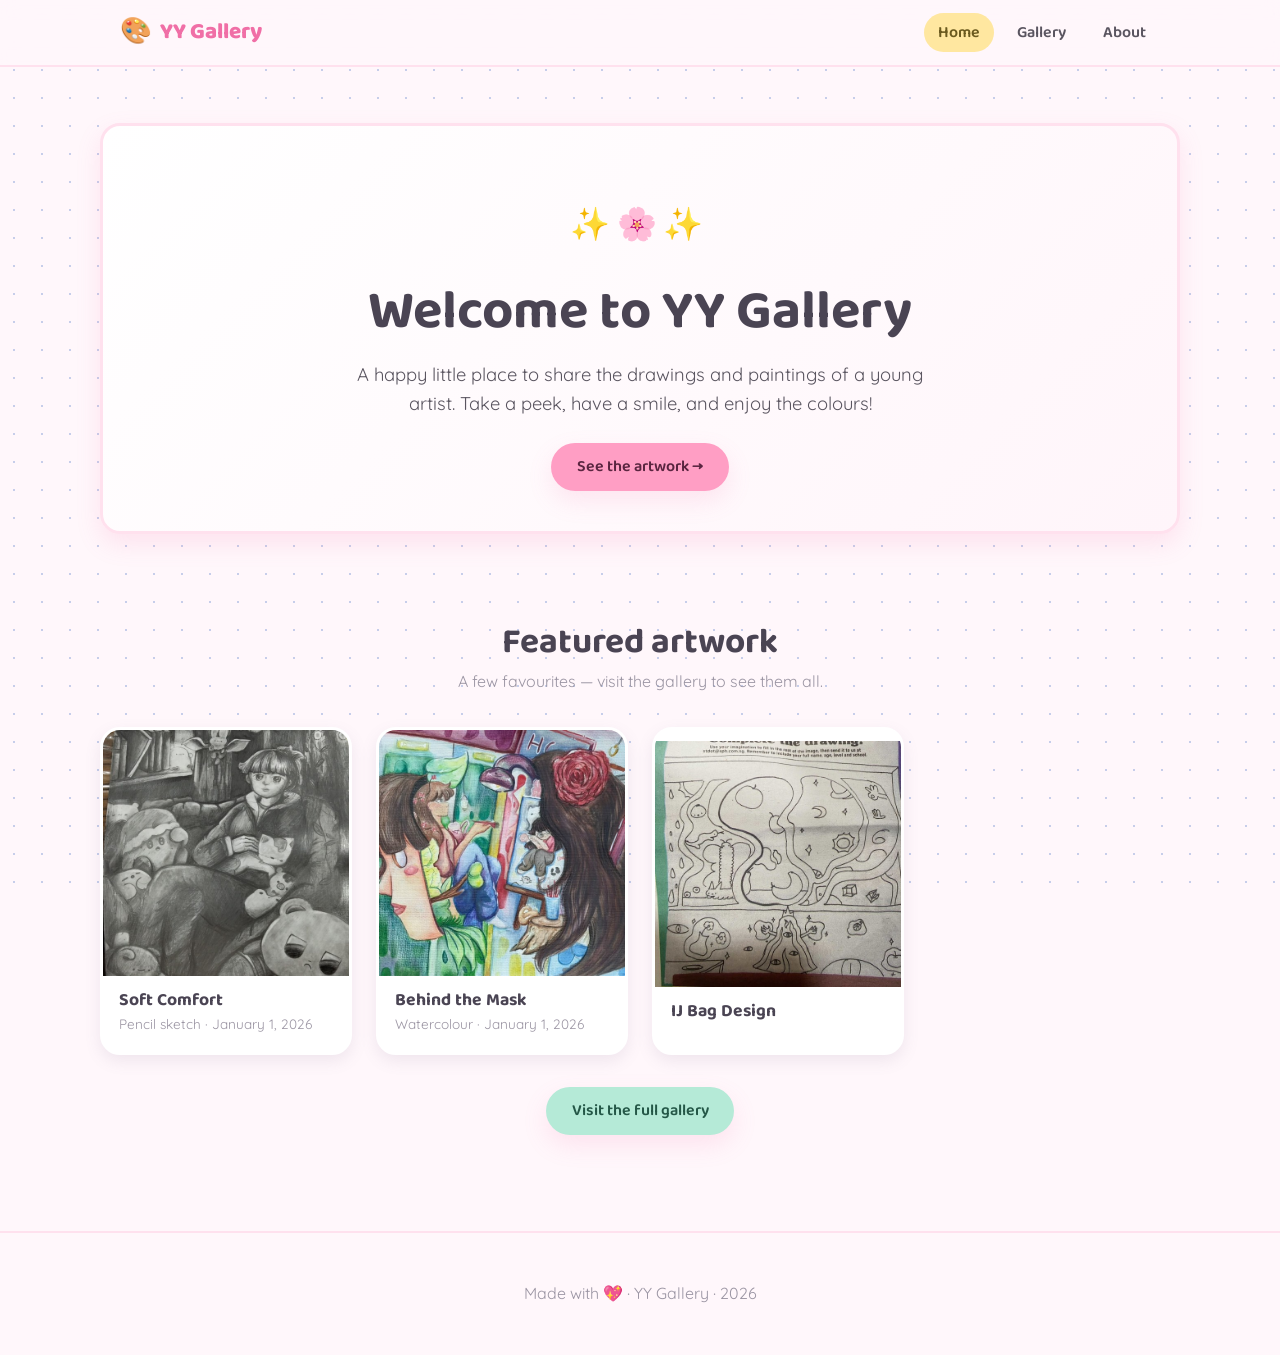
<file: index.html>
<!DOCTYPE html>
<html lang="en">
<head>
  <meta charset="utf-8" />
  <meta name="viewport" content="width=device-width, initial-scale=1" />
  <title>YY Gallery · Little Artist's Art</title>
  <meta name="description" content="A cheerful gallery of artwork by a young artist." />

  <!-- Social / link preview -->
  <meta property="og:title" content="YY Gallery" />
  <meta property="og:description" content="A cheerful gallery of artwork by a young artist." />
  <meta property="og:type" content="website" />

  <link rel="icon" type="image/jpeg" href="assets/images/site/favicon.jpg" />
  <link rel="preconnect" href="https://fonts.googleapis.com" />
  <link rel="preconnect" href="https://fonts.gstatic.com" crossorigin />
  <link rel="stylesheet"
        href="https://fonts.googleapis.com/css2?family=Baloo+2:wght@500;600;700;800&family=Quicksand:wght@400;500;600&display=swap" />
  <link rel="stylesheet" href="assets/css/style.css" />

  <script src="assets/js/main.js" defer></script>
  <script src="assets/js/gallery.js" defer></script>
</head>
<body>
  <header class="site-header">
    <div class="container">
      <a class="brand" href="index.html">
        <span class="brand-mark" aria-hidden="true">🎨</span>
        <span class="brand-name">YY Gallery</span>
      </a>
      <nav class="site-nav" aria-label="Main">
        <button class="nav-toggle" type="button" aria-expanded="false" aria-controls="nav-list">Menu</button>
        <ul class="nav-list" id="nav-list">
          <li><a href="index.html" aria-current="page">Home</a></li>
          <li><a href="gallery.html">Gallery</a></li>
          <li><a href="about.html">About</a></li>
        </ul>
      </nav>
    </div>
  </header>

  <main>
    <!-- Hero -->
    <section class="container hero">
      <div class="hero-card">
        <p class="sparkles" aria-hidden="true">✨🌸✨</p>
        <h1>Welcome to YY&nbsp;Gallery</h1>
        <p class="lead">
          A happy little place to share the drawings and paintings of a young artist.
          Take a peek, have a smile, and enjoy the colours!
        </p>
        <a class="btn" href="gallery.html">See the artwork →</a>
      </div>
    </section>

    <!-- Featured artworks -->
    <section class="container section">
      <h2 class="section-title">Featured artwork</h2>
      <p class="section-subtitle">A few favourites — visit the gallery to see them all.</p>
      <div class="gallery-grid"
           data-gallery
           data-limit="3"
           data-featured="soft-comfort,behind-the-mask,ij-bag-design"
           data-src="data/artworks.json"></div>
      <p class="text-center" style="margin-top:2rem;">
        <a class="btn btn--soft" href="gallery.html">Visit the full gallery</a>
      </p>
    </section>
  </main>

  <footer class="site-footer">
    <div class="container">
      <p>Made with <span class="heart" aria-hidden="true">💖</span> · YY Gallery · <span id="year"></span></p>
    </div>
  </footer>
</body>
</html>
</file>
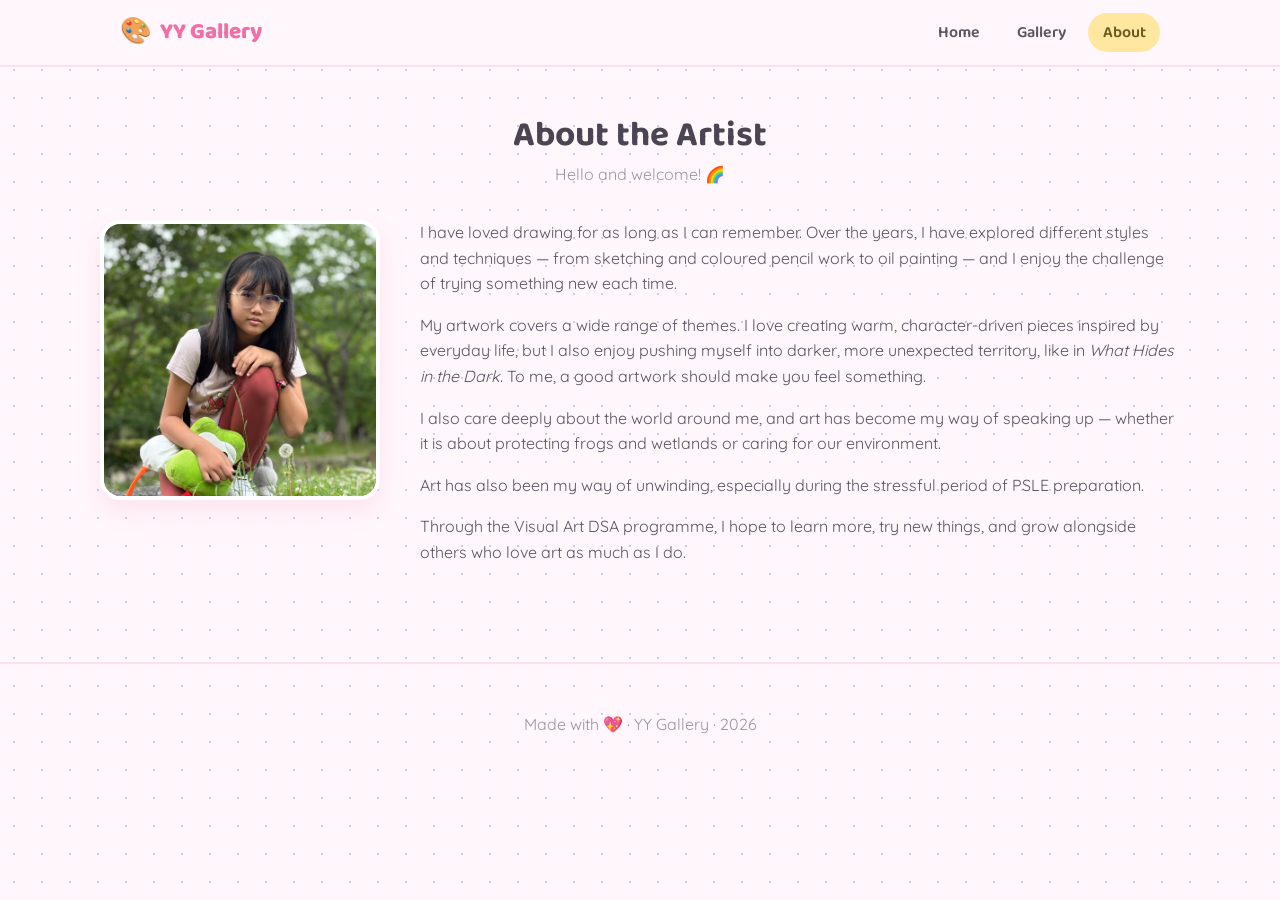
<file: about.html>
<!DOCTYPE html>
<html lang="en">
<head>
  <meta charset="utf-8" />
  <meta name="viewport" content="width=device-width, initial-scale=1" />
  <title>About · YY Gallery</title>
  <meta name="description" content="Meet the young artist behind YY Gallery." />

  <meta property="og:title" content="About · YY Gallery" />
  <meta property="og:description" content="Meet the young artist behind YY Gallery." />
  <meta property="og:type" content="website" />

  <link rel="icon" type="image/jpeg" href="assets/images/site/favicon.jpg" />
  <link rel="preconnect" href="https://fonts.googleapis.com" />
  <link rel="preconnect" href="https://fonts.gstatic.com" crossorigin />
  <link rel="stylesheet"
        href="https://fonts.googleapis.com/css2?family=Baloo+2:wght@500;600;700;800&family=Quicksand:wght@400;500;600&display=swap" />
  <link rel="stylesheet" href="assets/css/style.css" />

  <script src="assets/js/main.js" defer></script>
</head>
<body>
  <header class="site-header">
    <div class="container">
      <a class="brand" href="index.html">
        <span class="brand-mark" aria-hidden="true">🎨</span>
        <span class="brand-name">YY Gallery</span>
      </a>
      <nav class="site-nav" aria-label="Main">
        <button class="nav-toggle" type="button" aria-expanded="false" aria-controls="nav-list">Menu</button>
        <ul class="nav-list" id="nav-list">
          <li><a href="index.html">Home</a></li>
          <li><a href="gallery.html">Gallery</a></li>
          <li><a href="about.html" aria-current="page">About</a></li>
        </ul>
      </nav>
    </div>
  </header>

  <main>
    <section class="container section">
      <h1 class="section-title">About the Artist</h1>
      <p class="section-subtitle">Hello and welcome! 🌈</p>

      <div class="about-grid">
        <img class="about-photo"
             src="assets/images/site/artist_photo.jpg"
             alt="Portrait photo of the artist." />
        <div class="about-text">
          <p>
            I have loved drawing for as long as I can remember. Over the years, I
            have explored different styles and techniques — from sketching and
            coloured pencil work to oil painting — and I enjoy the challenge of
            trying something new each time.
          </p>
          <p>
            My artwork covers a wide range of themes. I love creating warm,
            character-driven pieces inspired by everyday life, but I also enjoy
            pushing myself into darker, more unexpected territory, like in
            <em>What Hides in the Dark</em>. To me, a good artwork should make you
            feel something.
          </p>
          <p>
            I also care deeply about the world around me, and art has become my way
            of speaking up — whether it is about protecting frogs and wetlands or
            caring for our environment.
          </p>
          <p>
            Art has also been my way of unwinding, especially during the stressful
            period of PSLE preparation.
          </p>
          <p>
            Through the Visual Art DSA programme, I hope to learn more, try new
            things, and grow alongside others who love art as much as I do.
          </p>
        </div>
      </div>
    </section>
  </main>

  <footer class="site-footer">
    <div class="container">
      <p>Made with <span class="heart" aria-hidden="true">💖</span> · YY Gallery · <span id="year"></span></p>
    </div>
  </footer>
</body>
</html>
</file>
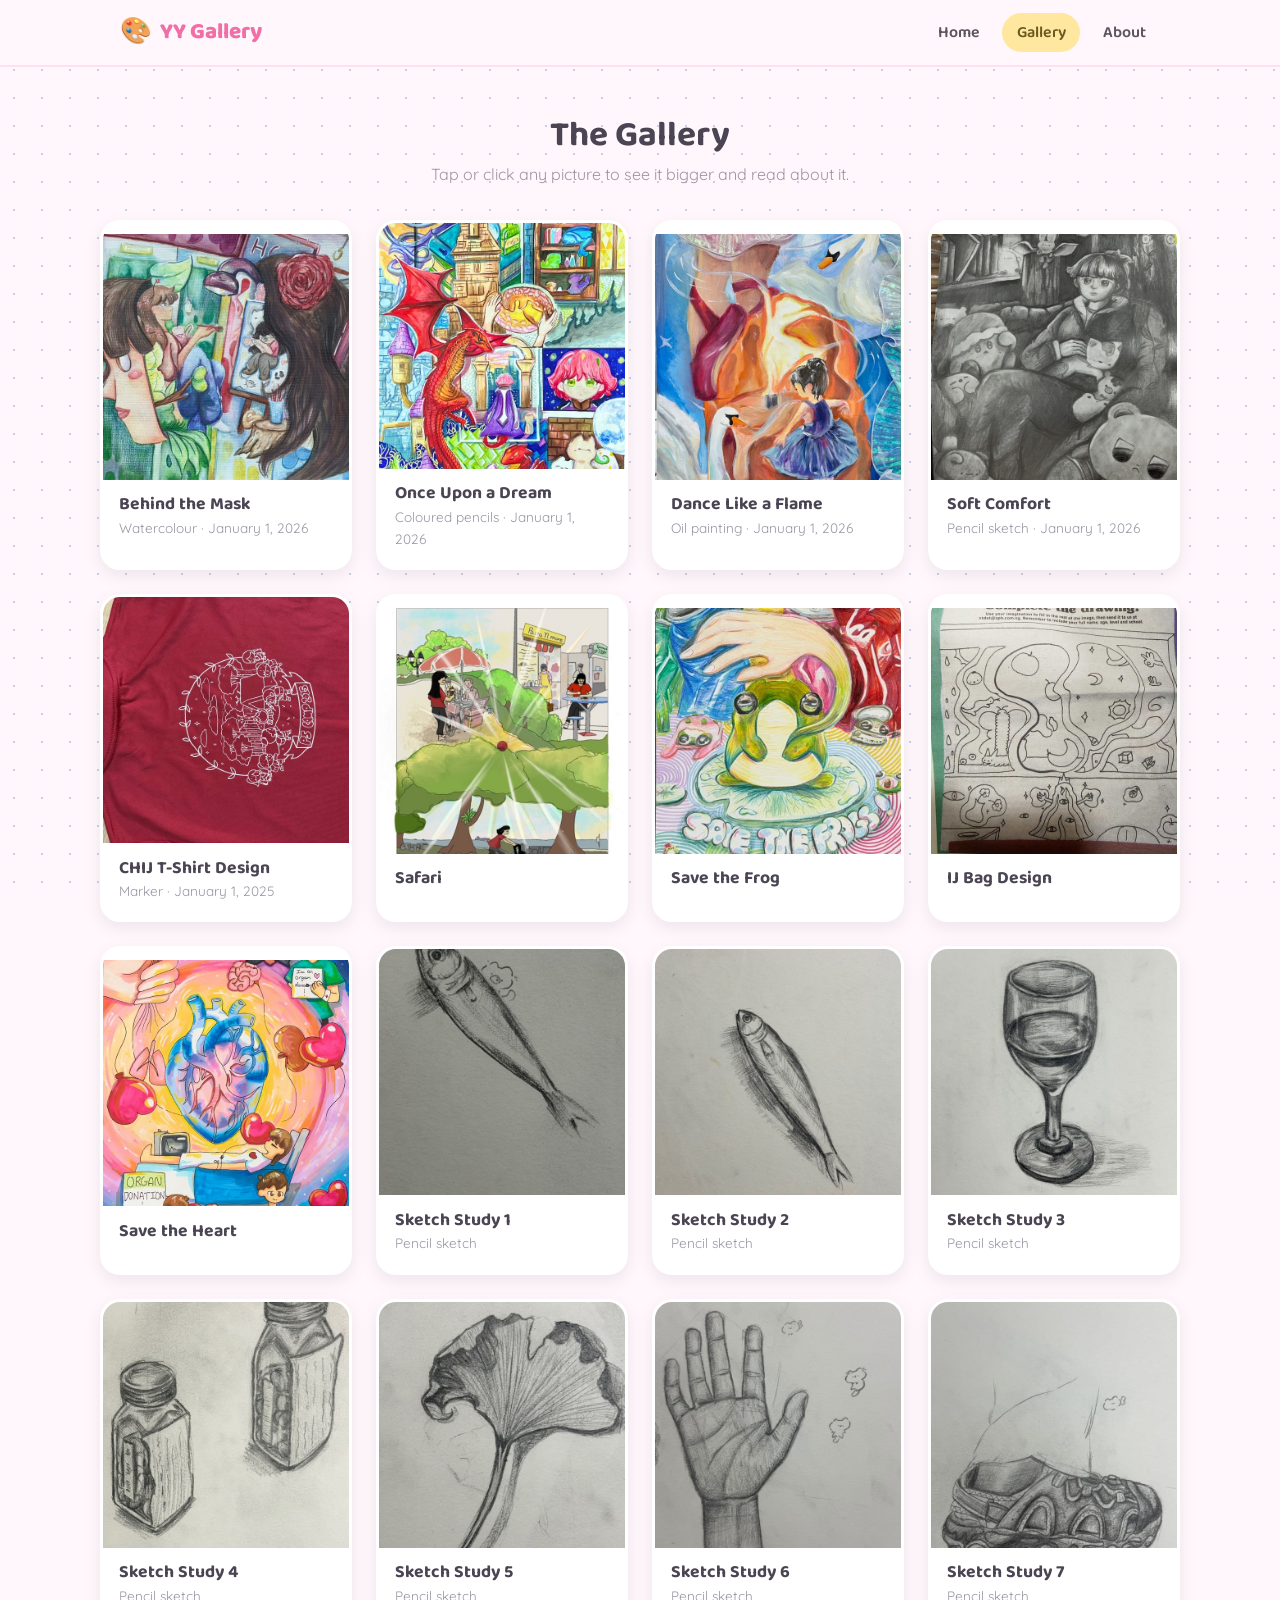
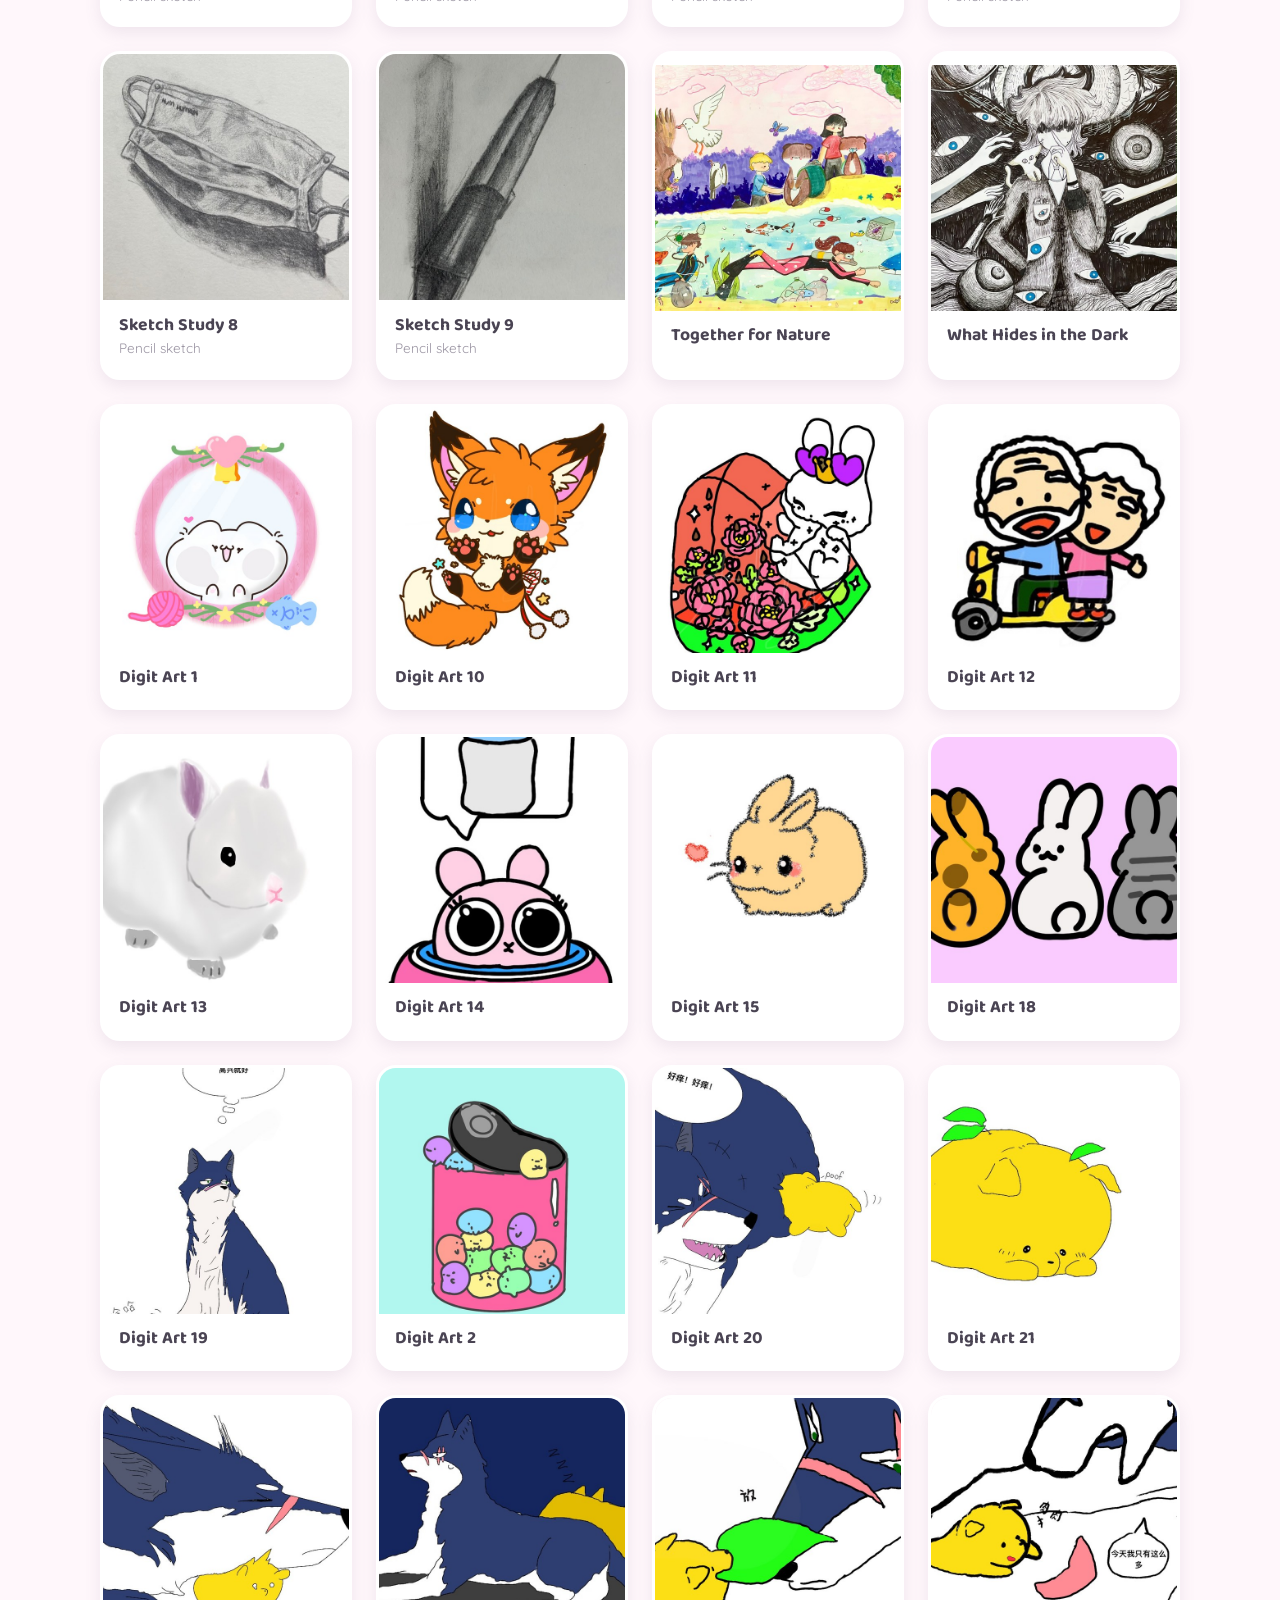
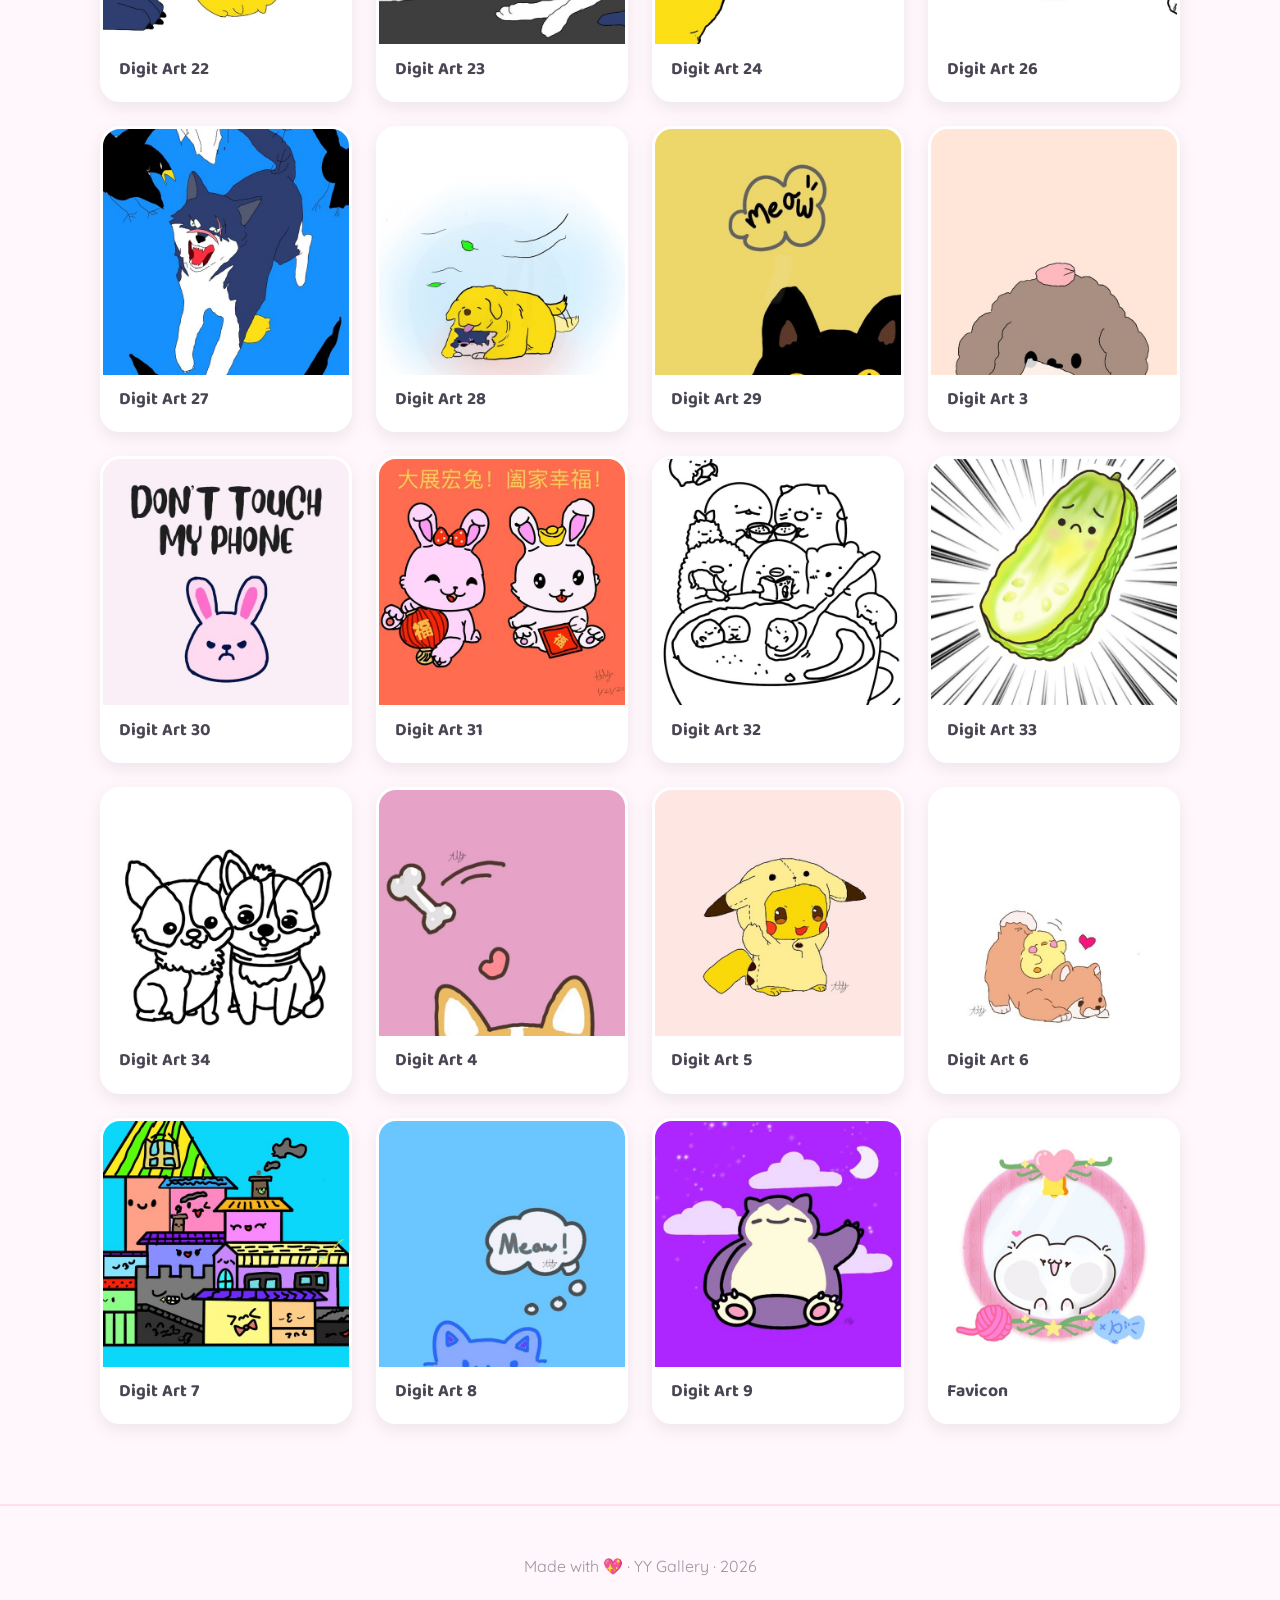
<file: gallery.html>
<!DOCTYPE html>
<html lang="en">
<head>
  <meta charset="utf-8" />
  <meta name="viewport" content="width=device-width, initial-scale=1" />
  <title>Gallery · YY Gallery</title>
  <meta name="description" content="All the artwork in the YY Gallery — click a piece to see it bigger." />

  <meta property="og:title" content="Gallery · YY Gallery" />
  <meta property="og:description" content="All the artwork in the YY Gallery." />
  <meta property="og:type" content="website" />

  <link rel="icon" type="image/jpeg" href="assets/images/site/favicon.jpg" />
  <link rel="preconnect" href="https://fonts.googleapis.com" />
  <link rel="preconnect" href="https://fonts.gstatic.com" crossorigin />
  <link rel="stylesheet"
        href="https://fonts.googleapis.com/css2?family=Baloo+2:wght@500;600;700;800&family=Quicksand:wght@400;500;600&display=swap" />
  <link rel="stylesheet" href="assets/css/style.css" />

  <script src="assets/js/main.js" defer></script>
  <script src="assets/js/gallery.js" defer></script>
</head>
<body>
  <header class="site-header">
    <div class="container">
      <a class="brand" href="index.html">
        <span class="brand-mark" aria-hidden="true">🎨</span>
        <span class="brand-name">YY Gallery</span>
      </a>
      <nav class="site-nav" aria-label="Main">
        <button class="nav-toggle" type="button" aria-expanded="false" aria-controls="nav-list">Menu</button>
        <ul class="nav-list" id="nav-list">
          <li><a href="index.html">Home</a></li>
          <li><a href="gallery.html" aria-current="page">Gallery</a></li>
          <li><a href="about.html">About</a></li>
        </ul>
      </nav>
    </div>
  </header>

  <main>
    <section class="container section">
      <h1 class="section-title">The Gallery</h1>
      <p class="section-subtitle">Tap or click any picture to see it bigger and read about it.</p>
      <div class="gallery-grid" data-gallery data-src="data/artworks.json"></div>
    </section>
  </main>

  <footer class="site-footer">
    <div class="container">
      <p>Made with <span class="heart" aria-hidden="true">💖</span> · YY Gallery · <span id="year"></span></p>
    </div>
  </footer>
</body>
</html>
</file>
<file: assets/css/style.css>
/* =========================================================
   YY Gallery — main stylesheet
   A soft, pastel, child-friendly theme.
   Everything themeable lives in the :root variables below.
   ========================================================= */

:root {
  /* Colours */
  --color-bg: #fff7fb;          /* soft blush background      */
  --color-surface: #ffffff;     /* cards / panels             */
  --color-primary: #ff9ec4;     /* candy pink                 */
  --color-primary-dark: #f06fa6;/* deeper pink for hovers     */
  --color-accent: #b5ead7;      /* mint                       */
  --color-secondary: #c7ceea;   /* lavender                   */
  --color-sun: #ffe7a0;         /* soft yellow                */
  --color-text: #5a5560;        /* gentle dark grey (not harsh black) */
  --color-muted: #9b95a3;       /* soft grey for small text   */

  /* Shape & depth */
  --radius: 20px;
  --radius-sm: 12px;
  --shadow: 0 10px 25px rgba(240, 111, 166, 0.15);
  --shadow-soft: 0 6px 16px rgba(120, 110, 140, 0.12);

  /* Typography */
  --font-heading: "Baloo 2", "Comic Sans MS", system-ui, cursive, sans-serif;
  --font-body: "Quicksand", system-ui, -apple-system, "Segoe UI", sans-serif;

  /* Layout */
  --maxw: 1080px;
  --gap: 1.5rem;
}

/* ---------- Reset-ish ---------- */
*,
*::before,
*::after { box-sizing: border-box; }

html { scroll-behavior: smooth; }

body {
  margin: 0;
  font-family: var(--font-body);
  color: var(--color-text);
  background: var(--color-bg);
  /* gentle dotted pastel backdrop */
  background-image: radial-gradient(var(--color-secondary) 1.2px, transparent 1.3px);
  background-size: 28px 28px;
  background-attachment: fixed;
  line-height: 1.6;
  min-height: 100vh;
}

img { max-width: 100%; display: block; }

a { color: var(--color-primary-dark); text-decoration: none; }
a:hover { text-decoration: underline; }

h1, h2, h3 {
  font-family: var(--font-heading);
  font-weight: 700;
  line-height: 1.15;
  color: #4a4453;
  margin: 0 0 0.5em;
}

/* ---------- Layout helpers ---------- */
.container {
  width: 100%;
  max-width: var(--maxw);
  margin: 0 auto;
  padding: 0 1.25rem;
}

.section { padding: 3rem 0; }

.text-center { text-align: center; }

/* ---------- Buttons ---------- */
.btn {
  display: inline-block;
  font-family: var(--font-heading);
  font-weight: 600;
  padding: 0.7rem 1.6rem;
  border-radius: 999px;
  border: none;
  cursor: pointer;
  background: var(--color-primary);
  color: #5a2540;
  box-shadow: var(--shadow);
  transition: transform 0.15s ease, background 0.15s ease;
}
.btn:hover {
  background: var(--color-primary-dark);
  transform: translateY(-2px);
  text-decoration: none;
}
.btn--soft {
  background: var(--color-accent);
  color: #245747;
}
.btn--soft:hover { background: #9fdcc6; }

/* ---------- Header / nav ---------- */
.site-header {
  position: sticky;
  top: 0;
  z-index: 20;
  background: rgba(255, 247, 251, 0.9);
  backdrop-filter: blur(8px);
  border-bottom: 2px solid #ffe1ee;
}
.site-header .container {
  display: flex;
  align-items: center;
  justify-content: space-between;
  padding-top: 0.75rem;
  padding-bottom: 0.75rem;
}
.brand {
  display: inline-flex;
  align-items: center;
  gap: 0.5rem;
  font-family: var(--font-heading);
  font-weight: 800;
  font-size: 1.4rem;
  color: var(--color-primary-dark);
}
.brand:hover { text-decoration: none; }
.brand-mark { font-size: 1.6rem; }

.nav-list {
  list-style: none;
  display: flex;
  gap: 0.5rem;
  margin: 0;
  padding: 0;
}
.nav-list a {
  display: inline-block;
  font-family: var(--font-heading);
  font-weight: 600;
  color: var(--color-text);
  padding: 0.4rem 0.9rem;
  border-radius: 999px;
  transition: background 0.15s ease, color 0.15s ease;
}
.nav-list a:hover,
.nav-list a[aria-current="page"] {
  background: var(--color-sun);
  color: #6b5a1f;
  text-decoration: none;
}

.nav-toggle {
  display: none;
  font-family: var(--font-heading);
  font-weight: 600;
  background: var(--color-accent);
  color: #3f6f5e;
  border: none;
  border-radius: 999px;
  padding: 0.4rem 1rem;
  cursor: pointer;
}

/* ---------- Hero ---------- */
.hero {
  text-align: center;
  padding: 3.5rem 0 2.5rem;
}
.hero h1 {
  font-size: clamp(2.2rem, 6vw, 3.4rem);
  margin-bottom: 0.3em;
}
.hero .lead {
  font-size: 1.15rem;
  color: var(--color-text);
  max-width: 36rem;
  margin: 0 auto 1.5rem;
}
.hero .sparkles { font-size: 2rem; letter-spacing: 0.4rem; }

/* a soft pastel blob behind the hero title */
.hero-card {
  background: linear-gradient(135deg, #fff 0%, #fff5fa 100%);
  border-radius: var(--radius);
  box-shadow: var(--shadow);
  padding: 2.5rem 1.5rem;
  border: 3px solid #ffe1ee;
}

/* ---------- Section heading ---------- */
.section-title {
  text-align: center;
  font-size: clamp(1.6rem, 4vw, 2.2rem);
  margin-bottom: 0.2em;
}
.section-subtitle {
  text-align: center;
  color: var(--color-muted);
  margin: 0 auto 2rem;
  max-width: 34rem;
}

/* ---------- Gallery grid ---------- */
.gallery-grid {
  display: grid;
  grid-template-columns: repeat(auto-fill, minmax(230px, 1fr));
  gap: var(--gap);
}

.art-card {
  background: var(--color-surface);
  border-radius: var(--radius);
  overflow: hidden;
  box-shadow: var(--shadow-soft);
  border: 3px solid #fff;
  cursor: pointer;
  text-align: left;
  padding: 0;
  font: inherit;
  color: inherit;
  transition: transform 0.18s ease, box-shadow 0.18s ease, border-color 0.18s ease;
}
.art-card:hover,
.art-card:focus-visible {
  transform: translateY(-4px) rotate(-0.4deg);
  box-shadow: var(--shadow);
  border-color: var(--color-primary);
  outline: none;
}
.art-card__thumb {
  aspect-ratio: 1 / 1;
  width: 100%;
  object-fit: cover;
  background: #fdeef5;
}
.art-card__body { padding: 0.9rem 1rem 1.1rem; }
.art-card__title {
  font-family: var(--font-heading);
  font-weight: 700;
  font-size: 1.1rem;
  margin: 0 0 0.15rem;
  color: #4a4453;
}
.art-card__meta {
  font-size: 0.85rem;
  color: var(--color-muted);
  margin: 0;
}

/* loading / empty / error states */
.gallery-status {
  text-align: center;
  color: var(--color-muted);
  padding: 2rem 0;
  font-family: var(--font-heading);
}

/* ---------- Lightbox ---------- */
.lightbox {
  position: fixed;
  inset: 0;
  z-index: 50;
  display: flex;
  align-items: center;
  justify-content: center;
  padding: 1.5rem;
  background: rgba(74, 68, 83, 0.55);
  backdrop-filter: blur(4px);
  opacity: 0;
  visibility: hidden;
  transition: opacity 0.2s ease, visibility 0.2s ease;
}
.lightbox.is-open { opacity: 1; visibility: visible; }

.lightbox__panel {
  position: relative;
  background: var(--color-surface);
  border-radius: var(--radius);
  max-width: 860px;
  width: 100%;
  max-height: 90vh;
  overflow: auto;
  box-shadow: var(--shadow);
  border: 4px solid #ffe1ee;
  transform: scale(0.96);
  transition: transform 0.2s ease;
}
.lightbox.is-open .lightbox__panel { transform: scale(1); }

.lightbox__img {
  width: 100%;
  max-height: 60vh;
  object-fit: contain;
  background: #fdeef5;
  border-radius: var(--radius) var(--radius) 0 0;
}
.lightbox__body { padding: 1.25rem 1.5rem 1.75rem; }
.lightbox__title { font-size: 1.6rem; margin-bottom: 0.1em; }
.lightbox__meta { color: var(--color-muted); margin: 0 0 0.75rem; }
.lightbox__desc { margin: 0; }

.lightbox__close {
  position: absolute;
  top: 1rem;
  right: 1rem;
  width: 2.6rem;
  height: 2.6rem;
  border-radius: 50%;
  border: none;
  background: #fff;
  color: var(--color-primary-dark);
  font-size: 1.4rem;
  line-height: 1;
  cursor: pointer;
  box-shadow: var(--shadow-soft);
}
.lightbox__close:hover { background: var(--color-sun); }

/* ---------- About page ---------- */
.about-grid {
  display: grid;
  grid-template-columns: minmax(180px, 280px) 1fr;
  gap: 2.5rem;
  align-items: start;
}
.about-photo {
  border-radius: var(--radius);
  border: 4px solid #fff;
  box-shadow: var(--shadow);
  background: #fdeef5;
  aspect-ratio: 1 / 1;
  object-fit: cover;
}
.about-text p { margin-top: 0; }

/* ---------- Footer ---------- */
.site-footer {
  margin-top: 2rem;
  padding: 2rem 0;
  text-align: center;
  color: var(--color-muted);
  border-top: 2px solid #ffe1ee;
}
.site-footer .heart { color: var(--color-primary); }

/* ---------- Responsive ---------- */
@media (max-width: 640px) {
  .nav-toggle { display: inline-block; }
  .nav-list {
    display: none;
    position: absolute;
    top: 100%;
    right: 1.25rem;
    flex-direction: column;
    background: var(--color-surface);
    padding: 0.5rem;
    border-radius: var(--radius-sm);
    box-shadow: var(--shadow);
    border: 2px solid #ffe1ee;
  }
  .nav-list.is-open { display: flex; }
  .about-grid { grid-template-columns: 1fr; }
  .about-photo { max-width: 240px; margin: 0 auto; }
}

/* Respect users who prefer less motion */
@media (prefers-reduced-motion: reduce) {
  * { transition: none !important; scroll-behavior: auto !important; }
}
</file>
